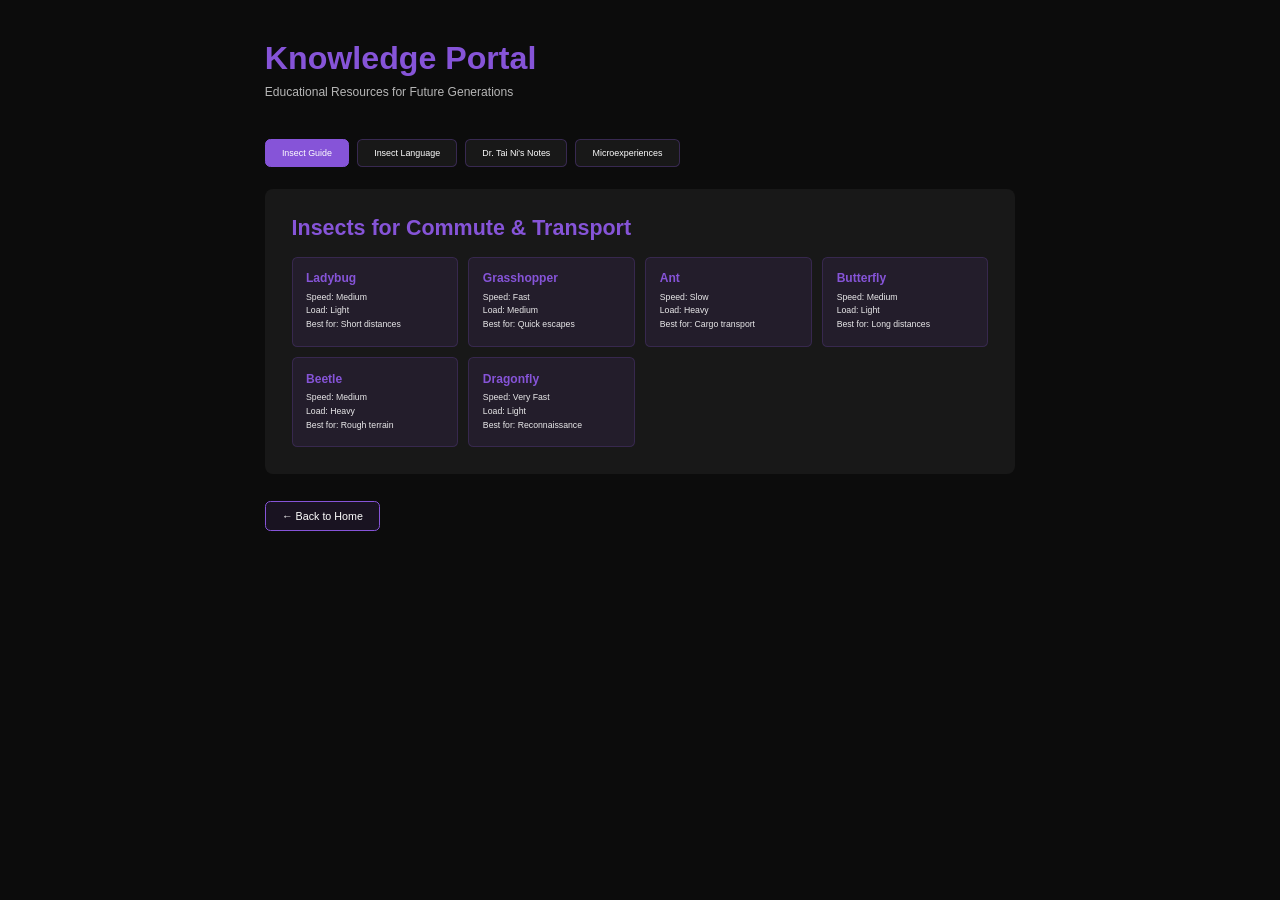
<file: knowledge.html>
<!DOCTYPE html>
<html lang="en">
<head>
    <meta charset="UTF-8">
    <meta name="viewport" content="width=device-width, initial-scale=1.0">
    <title>Knowledge Portal - etinuXe</title>
    <style>
        * {
            margin: 0;
            padding: 0;
            box-sizing: border-box;
        }
        body {
            font-family: -apple-system, BlinkMacSystemFont, "Segoe UI", Roboto, sans-serif;
            background-color: #0c0c0c;
            color: #ffffff;
            zoom: 67%;
            min-height: 100vh;
        }
        .container {
            max-width: 1200px;
            margin: 0 auto;
            padding: 60px 40px;
        }
        .header {
            margin-bottom: 60px;
        }
        .header h1 {
            font-size: 48px;
            margin-bottom: 12px;
            color: #8654d8;
        }
        .header p {
            font-size: 18px;
            color: rgba(255, 255, 255, 0.7);
        }
        .tabs {
            display: flex;
            gap: 12px;
            margin-bottom: 32px;
            flex-wrap: wrap;
        }
        .tab-button {
            background: rgba(255, 255, 255, 0.05);
            border: 1px solid rgba(134, 84, 216, 0.3);
            color: #ffffff;
            padding: 12px 24px;
            border-radius: 8px;
            cursor: pointer;
            transition: all 0.2s;
        }
        .tab-button.active {
            background: #8654d8;
            border-color: #8654d8;
        }
        .tab-button:hover {
            background: rgba(134, 84, 216, 0.2);
        }
        .tab-content {
            display: none;
            background: rgba(255, 255, 255, 0.05);
            border-radius: 12px;
            padding: 40px;
            margin-bottom: 40px;
        }
        .tab-content.active {
            display: block;
        }
        .tab-content h2 {
            color: #8654d8;
            margin-bottom: 24px;
            font-size: 32px;
        }
        .tab-content p {
            line-height: 1.6;
            margin-bottom: 24px;
            color: rgba(255, 255, 255, 0.9);
        }
        .insect-grid {
            display: grid;
            grid-template-columns: repeat(auto-fit, minmax(200px, 1fr));
            gap: 16px;
            margin-top: 24px;
        }
        .insect-card {
            background: rgba(134, 84, 216, 0.1);
            padding: 20px;
            border-radius: 8px;
            border: 1px solid rgba(134, 84, 216, 0.2);
        }
        .insect-card h3 {
            color: #8654d8;
            margin-bottom: 8px;
            font-size: 18px;
        }
        .insect-card p {
            font-size: 13px;
            margin: 0;
        }
        .chat-container {
            background: #1a1a1a;
            border-radius: 8px;
            padding: 20px;
            margin-bottom: 20px;
            height: 400px;
            overflow-y: auto;
        }
        .message {
            background: rgba(255, 255, 255, 0.05);
            padding: 12px;
            border-radius: 8px;
            margin-bottom: 12px;
        }
        .message.user {
            background: rgba(134, 84, 216, 0.2);
            margin-left: 20%;
        }
        .input-group {
            display: flex;
            gap: 12px;
        }
        .input-group input {
            flex: 1;
            padding: 12px;
            background: #1a1a1a;
            border: 1px solid rgba(134, 84, 216, 0.3);
            border-radius: 8px;
            color: #ffffff;
            font-size: 14px;
        }
        .send-button {
            background: #8654d8;
            color: #ffffff;
            border: none;
            padding: 12px 24px;
            border-radius: 8px;
            cursor: pointer;
        }
        .send-button:hover {
            background: #9d6be6;
        }
        .send-button:disabled {
            opacity: 0.5;
            cursor: not-allowed;
        }
        .back-button {
            display: inline-block;
            padding: 12px 24px;
            background: rgba(134, 84, 216, 0.1);
            border: 1px solid #8654d8;
            border-radius: 8px;
            color: #ffffff;
            text-decoration: none;
            transition: background 0.2s;
        }
        .back-button:hover {
            background: rgba(134, 84, 216, 0.2);
        }
        .loading {
            text-align: center;
            color: #8654d8;
            padding: 20px;
        }
    </style>
</head>
<body>
    <div class="container">
        <div class="header">
            <h1>Knowledge Portal</h1>
            <p>Educational Resources for Future Generations</p>
        </div>

        <div class="tabs">
            <button class="tab-button active" onclick="switchTab('insects')">Insect Guide</button>
            <button class="tab-button" onclick="switchTab('language')">Insect Language</button>
            <button class="tab-button" onclick="switchTab('notes')">Dr. Tai Ni's Notes</button>
            <button class="tab-button" onclick="switchTab('microexp')">Microexperiences</button>
        </div>

        <div id="insects" class="tab-content active">
            <h2>Insects for Commute & Transport</h2>
            <div class="insect-grid">
                <div class="insect-card">
                    <h3>Ladybug</h3>
                    <p>Speed: Medium<br>Load: Light<br>Best for: Short distances</p>
                </div>
                <div class="insect-card">
                    <h3>Grasshopper</h3>
                    <p>Speed: Fast<br>Load: Medium<br>Best for: Quick escapes</p>
                </div>
                <div class="insect-card">
                    <h3>Ant</h3>
                    <p>Speed: Slow<br>Load: Heavy<br>Best for: Cargo transport</p>
                </div>
                <div class="insect-card">
                    <h3>Butterfly</h3>
                    <p>Speed: Medium<br>Load: Light<br>Best for: Long distances</p>
                </div>
                <div class="insect-card">
                    <h3>Beetle</h3>
                    <p>Speed: Medium<br>Load: Heavy<br>Best for: Rough terrain</p>
                </div>
                <div class="insect-card">
                    <h3>Dragonfly</h3>
                    <p>Speed: Very Fast<br>Load: Light<br>Best for: Reconnaissance</p>
                </div>
            </div>
        </div>

        <div id="language" class="tab-content">
            <h2>Communicate with Insects</h2>
            <p>Ask our AI assistant to translate phrases or learn basic insect communication patterns.</p>
            <div class="chat-container" id="languageChat"></div>
            <div class="input-group">
                <input type="text" id="languageInput" placeholder="Ask about insect communication...">
                <button class="send-button" id="langBtn" onclick="sendLanguageQuery()">Send</button>
            </div>
        </div>

        <div id="notes" class="tab-content">
            <h2>Dr. Tai Ni's Digitized Notes</h2>
            <p>Access the complete archive of Dr. Tai Ni's research on miniaturization technology.</p>
            <div class="chat-container" id="notesChat"></div>
            <div class="input-group">
                <input type="text" id="notesInput" placeholder="Search Dr. Tai Ni's notes...">
                <button class="send-button" id="notesBtn" onclick="searchNotes()">Search</button>
            </div>
        </div>

        <div id="microexp" class="tab-content">
            <h2>Microexperiences Tourism</h2>
            <p>Experience life at 1cm! We've reverse-engineered Dr. Tai Ni's shrinking technique for temporary use.</p>
            <div class="insect-grid">
                <div class="insect-card">
                    <h3>City Explorer</h3>
                    <p>Duration: 2 hours<br>Price: $199<br>Explore the city from tiny perspective</p>
                </div>
                <div class="insect-card">
                    <h3>Nature Adventure</h3>
                    <p>Duration: 4 hours<br>Price: $349<br>Experience nature like never before</p>
                </div>
                <div class="insect-card">
                    <h3>Home Safari</h3>
                    <p>Duration: 24 hours<br>Price: $799<br>See your home from new angle</p>
                </div>
                <div class="insect-card">
                    <h3>Full Experience</h3>
                    <p>Duration: 48 hours<br>Price: $1499<br>Complete tiny human experience</p>
                </div>
            </div
            >
        </div>

        <a href="index.html" class="back-button">← Back to Home</a>
    </div>

    <script>
        const API_KEY = 'AIzaSyBYzf144EVp8crCUPfLZ_q5AJqMGWocesM';
        const API_URL = 'https://generativelanguage.googleapis.com/v1beta/models/gemini-2.0-flash:generateContent';

        function switchTab(tabName) {
            document.querySelectorAll('.tab-content').forEach(tab => tab.classList.remove('active'));
            document.querySelectorAll('.tab-button').forEach(btn => btn.classList.remove('active'));
            document.getElementById(tabName).classList.add('active');
            event.target.classList.add('active');
        }

        async function callGemini(prompt, chatId) {
            try {
                     const response = await fetch(API_URL, {
                    method: 'POST',
                    headers: {
                        'Content-Type': 'application/json',
                        'X-goog-api-key': API_KEY
                    },
                    body: JSON.stringify({
                        contents: [{
                            parts: [{ text: prompt }]
                        }]
                    })
                });

                const data = await response.json();
                if (data.candidates && data.candidates[0].content) {
                    return data.candidates[0].content.parts[0].text;
                }
                throw new Error('Invalid response');
            } catch (error) {
                return `Error: ${error.message}`;
            }
        }

        async function sendLanguageQuery() {
                 const input = document.getElementById('languageInput');
            const query = input.value.trim();
            if (!query) return;

            const chat = document.getElementById('languageChat');
            const btn = document.getElementById('langBtn');
            btn.disabled = true;

            chat.innerHTML += `<div class="message user">${query}</div>`;
            chat.innerHTML += `<div class="message loading">Thinking...</div>`;
            input.value = '';

            const prompt = `Dr. Tai Ni, a world-class researcher and acclaimed innovator from Nuxeland, stood at the forefront of miniature sciences. With his latest ventures and discoveries in shrinking the human body, his work was sensational — yet not a sensation to which the public paid much heed. All his lab rats were successfully shrunk, almost invisibly small. His brother, Fhu, called his discovery a failure; Dr. Ni called it proof — proof that required closer inspection, something that most were not willing to offer. The public outrage forced Ni to go underground; his notes remain the only remnants of his findings.  


In the catacombs beneath Nuxeland, Ni’s former test subjects formed a network of reformists called etinuxE. Their greatest achievement? The ability to shrink people.


Their purpose is ambiguous — what do they aim to accomplish? Are they attempting to use shrinking technology to escape some crisis, looking to make a quick buck, or do they see this as the next step in humanity’s evolution?

You are an expert in insect communication for etinuXe (tiny humans at 1cm).

IMPORTANT: Give short answers (3-5 sentences max). Use plain text only - NO markdown formatting like ** or ##.

Explain how to communicate with insects through pheromones, vibrations, and body language.

Question: ${query}

Keep your response brief and practical.`;

            const answer = await callGemini(prompt);
            chat.querySelector('.loading').remove();
            chat.innerHTML += `<div class="message">${answer}</div>`;
            chat.scrollTop = chat.scrollHeight;
            btn.disabled = false;
        }

        async function searchNotes() {
            const input = document.getElementById('notesInput');
            const query = input.value.trim();
            if (!query) return;

            const chat = document.getElementById('notesChat');
            const btn = document.getElementById('notesBtn');
            btn.disabled = true;

            chat.innerHTML += `<div class="message user">${query}</div>`;
            chat.innerHTML += `<div class="message loading">Searching...</div>`;
            input.value = '';

            const prompt = `Dr. Tai Ni, a world-class researcher and acclaimed innovator from Nuxeland, stood at the forefront of miniature sciences. With his latest ventures and discoveries in shrinking the human body, his work was sensational — yet not a sensation to which the public paid much heed. All his lab rats were successfully shrunk, almost invisibly small. His brother, Fhu, called his discovery a failure; Dr. Ni called it proof — proof that required closer inspection, something that most were not willing to offer. The public outrage forced Ni to go underground; his notes remain the only remnants of his findings.  


In the catacombs beneath Nuxeland, Ni’s former test subjects formed a network of reformists called etinuxE. Their greatest achievement? The ability to shrink people.


Their purpose is ambiguous — what do they aim to accomplish? Are they attempting to use shrinking technology to escape some crisis, looking to make a quick buck, or do they see this as the next step in humanity’s evolution?
You are accessing Dr. Tai Ni's digitized notes on miniaturization.

IMPORTANT: Give short answers (3-5 sentences max). Use plain text only - NO markdown formatting like ** or ##.

Search: ${query}

Provide brief information on shrinking process, safety protocols, reversal techniques, and long-term effects.

Keep your response concise and practical.`;

            const answer = await callGemini(prompt);
            chat.querySelector('.loading').remove();
            chat.innerHTML += `<div class="message">${answer}</div>`;
            chat.scrollTop = chat.scrollHeight;
            btn.disabled = false;
        }
    </script>
</body>
</html>
</file>
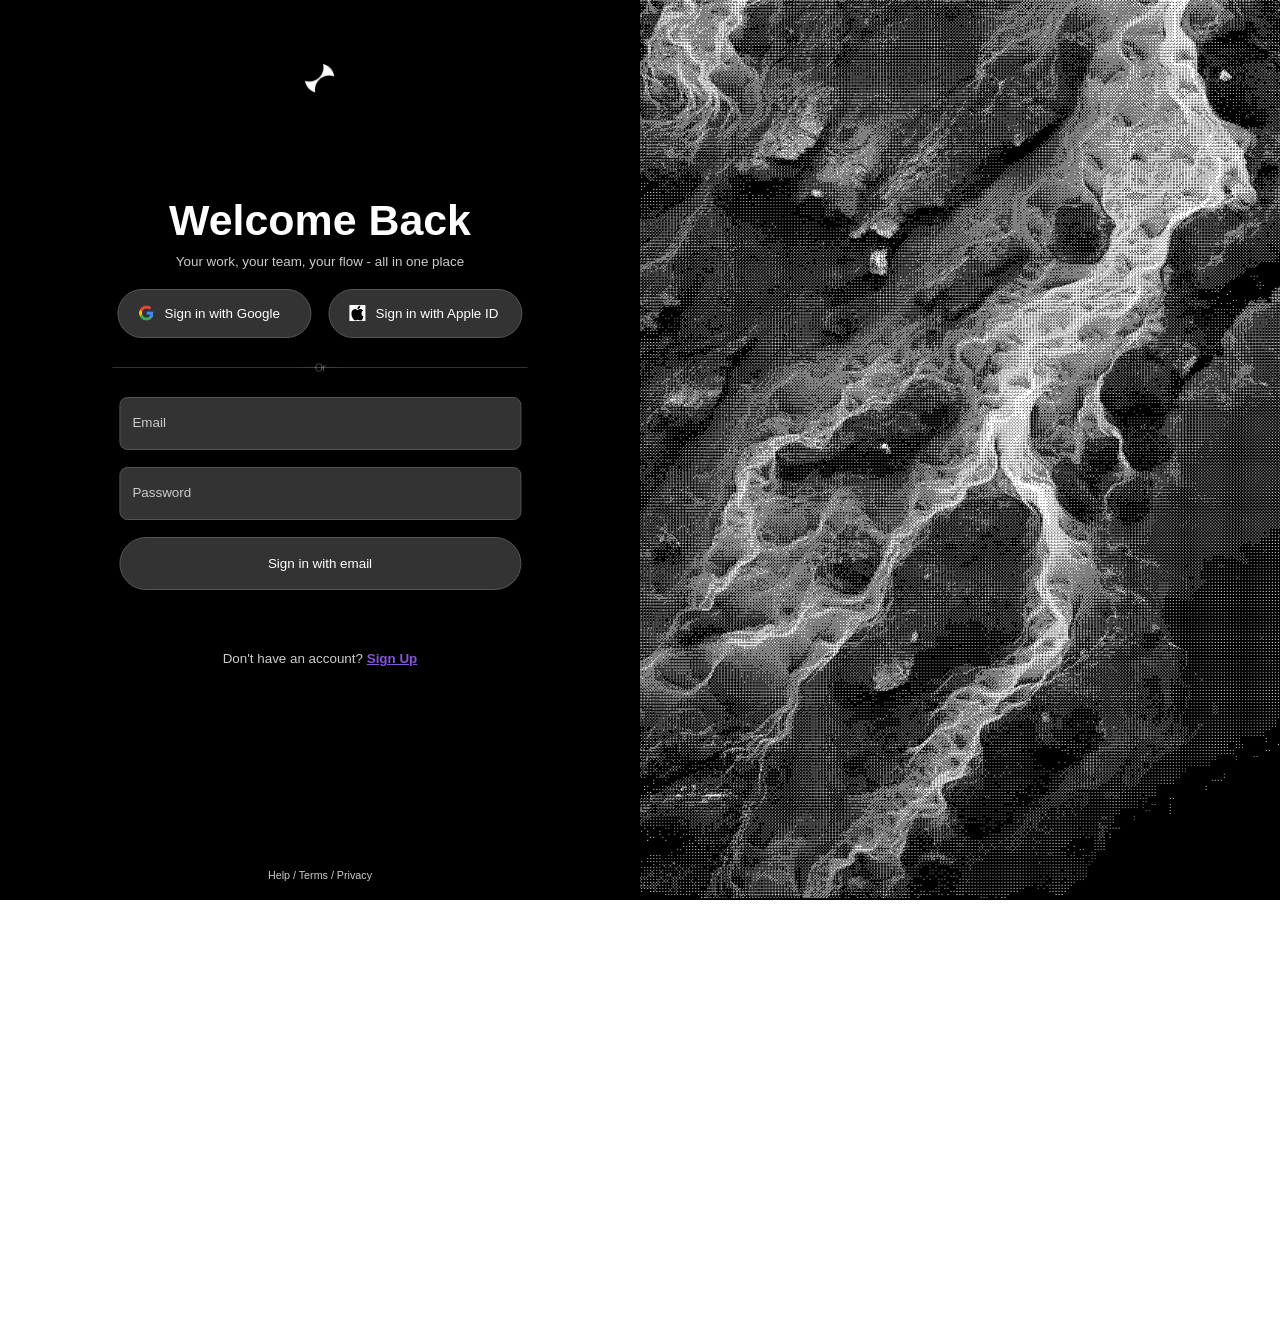
<file: login.html>
<!DOCTYPE html>
<html lang="en">
  <head>
    <meta charset="utf-8" />
    <meta name="viewport" content="width=device-width,initial-scale=1" />
    <title>Login</title>
    <style>
      * {
        margin: 0;
        padding: 0;
        box-sizing: border-box;
      }
      html,
      body {
        height: 100%;
      }
      body {
        font-family: -apple-system, BlinkMacSystemFont, "Segoe UI", Roboto,
          Helvetica, Arial, sans-serif;
        height: 100vh;
        display: flex;
        zoom: 67%;
      }
      .left {
        position: relative;
        width: 50%;
        height: 149.25vh;
        background: #000000;
        padding: 60px 80px;
        overflow: hidden;
      }
      .right {
        width: 50%;
        height: 149.25vh;
        overflow: hidden;
      }
      .right .side {
        width: 100%;
        height: 100%;
        object-fit: cover;
        display: block;
      }

      .logo {
        width: 45px;
        height: 43.9px;
        position: absolute;
        top: 95.31px;
        left: 50%;
        transform: translateX(-50%);
      }

      .content {
        position: absolute;
        top: 296.83px;
        left: 50%;
        transform: translateX(-50%);
        width: 100%;
        max-width: 760px;
        display: flex;
        flex-direction: column;
        align-items: center;
        gap: 12px;
      }

      .welcome-text {
        color: #ffffff;
        font-size: 64px;
        font-weight: 600;
        line-height: 1;
        margin-bottom: 6px;
      }

      .subtitle {
        font-size: 20px;
        color: #ccc;
        margin-bottom: 18px;
      }

      .idk {
        display: flex;
        gap: 25px;
        margin-bottom: 0;
      }

      .google,
      .github {
        width: 290px;
        height: 73px;
        border-radius: 40px;
        border: 1px solid #555;
        background: #333;
        color: #fff;
        font-size: 20px;
        display: flex;
        align-items: center;
        justify-content: flex-start;
        gap: 15px;
        padding-left: 30px;
        cursor: pointer;
      }

      .icon {
        width: 24px;
        height: 24px;
        display: inline-block;
      }

      .or {
        width: 620px;
        height: 13px;
        margin-top: 26px;
        margin-bottom: 26px;
        display: block;
        object-fit: contain;
        filter: brightness(0.5) invert(1);
      }

      .form {
        width: 600px;
        display: flex;
        flex-direction: column;
        gap: 25px;
        align-items: center;
      }

      .input-group {
        position: relative;
        width: 100%;
      }

      .input-group input {
        width: 100%;
        height: 79.2px;
        border-radius: 12px;
        border: 1px solid #555;
        padding: 28px 20px 0 20px;
        font-size: 20px;
        outline: none;
        background: #333;
        color: #fff;
      }

      .input-group input::placeholder {
        color: #ccc;
      }

      .input-group label {
        position: absolute;
        top: 26px;
        left: 20px;
        font-size: 20px;
        color: #ccc;
        pointer-events: none;
        transition: 0.18s ease;
      }

      .input-group input:focus + label,
      .input-group input:not(:placeholder-shown) + label {
        top: 8px;
        left: 20px;
        font-size: 14px;
        color: #fff;
      }

      .login-btn {
        width: 100%;
        height: 79.2px;
        border-radius: 40px;
        background: #333;
        color: #fff;
        border: 1px solid #555;
        font-size: 20px;
        cursor: pointer;
      }

      .signin-text {
        width: 100%;
        text-align: center;
        font-size: 20px;
        color: #ccc;
        margin-top: 66.15px;
        margin-bottom: 263.71px;
        display: block;
        align-self: flex-end;
      }

      .signin-text span {
        color: #8654d8;
        font-weight: 600;
        cursor: pointer;
        text-decoration: underline;
      }

      .footer {
        position: absolute;
        bottom: 28px;
        left: 50%;
        transform: translateX(-50%);
        font-size: 16px;
        color: #ccc;
        text-align: center;
        white-space: nowrap;
      }

      .notification {
        position: fixed;
        top: 20px;
        right: 20px;
        background: #333;
        color: #fff;
        padding: 15px 20px;
        border-radius: 5px;
        display: flex;
        align-items: center;
        gap: 10px;
        z-index: 1000;
        box-shadow: 0 4px 12px rgba(0, 0, 0, 0.3);
        transition: opacity 0.3s ease-in-out;
        border: 1px solid #555;
      }

      .notification.hidden {
        opacity: 0;
        pointer-events: none;
      }

      .tick {
        font-size: 24px;
        color: #4caf50;
      }

      @media (max-width: 1000px) {
        .welcome-text {
          font-size: 40px;
        }
        .content {
          top: 220px;
        }
        .or {
          width: 420px;
        }
        .google,
        .github {
          width: 220px;
          height: 60px;
          font-size: 16px;
        }
        .form {
          width: 420px;
        }
        .input-group input {
          height: 64px;
          font-size: 16px;
        }
        .login-btn {
          height: 64px;
          font-size: 16px;
        }
      }
    </style>
  </head>
  <body>
    <div class="left">
      <img class="logo" src="assets/Global/logo.png" alt="logo" />
      <div class="content">
        <h1 class="welcome-text">Welcome Back</h1>
        <p class="subtitle">
          Your work, your team, your flow - all in one place
        </p>

        <div class="idk">
          <button class="google">
            <img src="assets/Login/google.png" class="icon" alt="g" />
            Sign in with Google
          </button>
          <button class="github">
            <img src="assets/Login/apple.png" class="icon" alt="gh" />
            Sign in with Apple ID
          </button>
        </div>

        <img class="or" src="assets/Login/or.png" alt="or" />

        <form class="form">
          <div class="input-group">
            <input type="email" id="email" placeholder=" " required />
            <label for="email">Email</label>
          </div>
          <div class="input-group">
            <input type="password" id="password" placeholder=" " required />
            <label for="password">Password</label>
          </div>

          <button class="login-btn" type="submit">Sign in with email</button>

          <p class="signin-text">
            Don't have an account?
            <span onclick="window.location.href='signup.html'">Sign Up</span>
          </p>
        </form>
      </div>

      <div class="footer">Help / Terms / Privacy</div>
    </div>

    <div class="right">
      <img class="side" src="assets/Login/side-pic.png" alt="side" />
    </div>

    <div id="notification" class="notification hidden">
      <span class="tick">✓</span>
      <span id="notification-text"></span>
    </div>

    <script>
      function showNotification(message) {
        const notif = document.getElementById("notification");
        const text = document.getElementById("notification-text");
        text.textContent = message;
        notif.classList.remove("hidden");
        setTimeout(() => {
          notif.classList.add("hidden");
        }, 3000);
      }

      document.querySelector(".form").addEventListener("submit", async (e) => {
        e.preventDefault();
        const email = document.getElementById("email").value;
        const password = document.getElementById("password").value;
        const data = { email, password };
        try {
          const res = await fetch("http://127.0.0.1:5000/check_user", {
            method: "POST",
            headers: { "Content-Type": "application/json" },
            body: JSON.stringify(data),
          });

          const json = await res.json();
          if (json.status === "OK") {
            localStorage.setItem("login", "true");
            showNotification("Login successful!");
            window.location.href = "index.html";
          } else {
            showNotification(json.message);
          }
        } catch (err) {
          showNotification("Error: " + err.message);
        }
      });
    </script>
  </body>
</html>
</file>
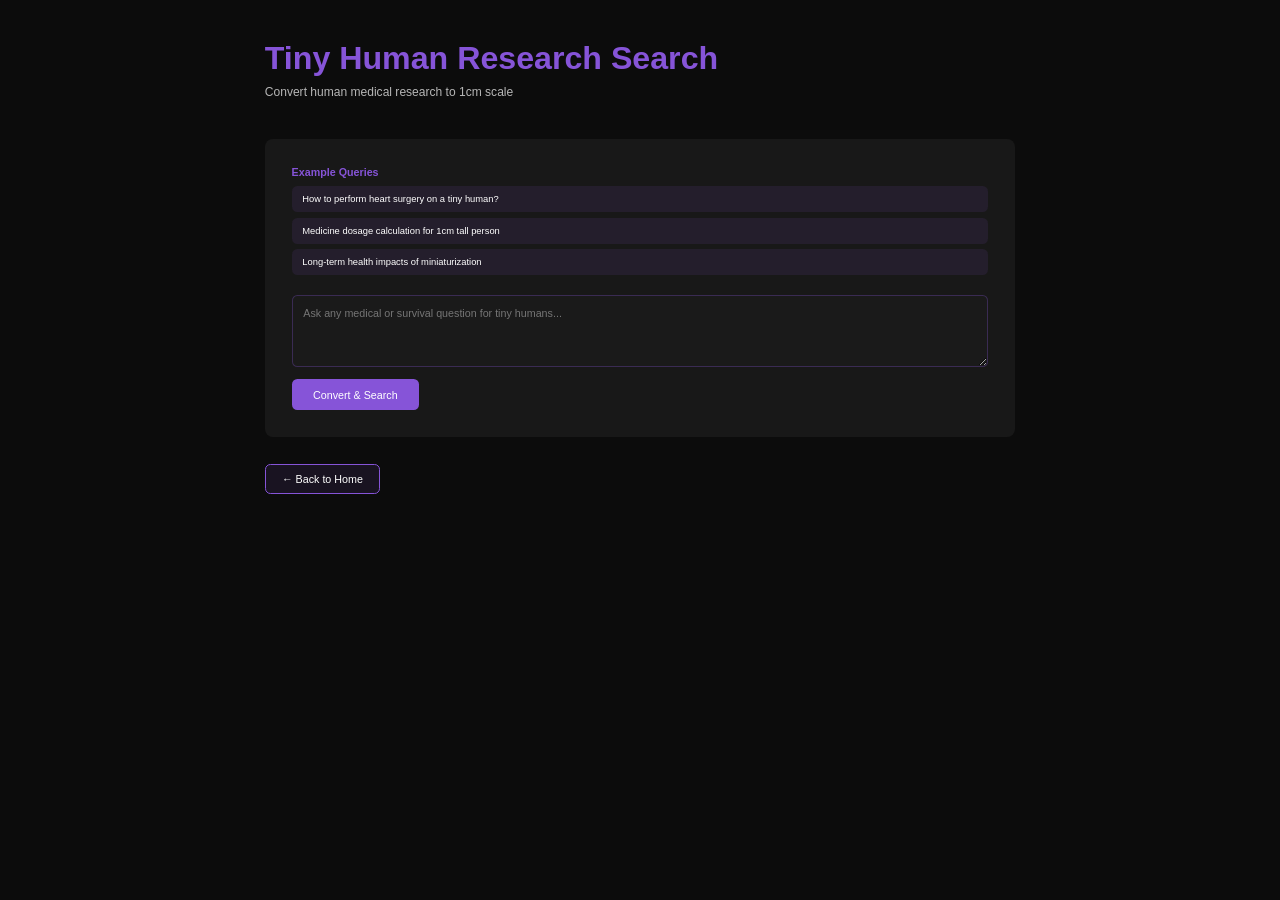
<file: search.html>
<!DOCTYPE html>
<html lang="en">
<head>
    <meta charset="UTF-8">
    <meta name="viewport" content="width=device-width, initial-scale=1.0">
    <title>Search Engine - etinuXe</title>
    <style>
        * {
            margin: 0;
            padding: 0;
            box-sizing: border-box;
        }
        body {
            font-family: -apple-system, BlinkMacSystemFont, "Segoe UI", Roboto, sans-serif;
            background-color: #0c0c0c;
            color: #ffffff;
            zoom: 67%;
            min-height: 100vh;
        }
        .container {
            max-width: 1200px;
            margin: 0 auto;
            padding: 60px 40px;
        }
        .header {
            margin-bottom: 60px;
        }
        .header h1 {
            font-size: 48px;
            margin-bottom: 12px;
            color: #8654d8;
        }
        .header p {
            font-size: 18px;
            color: rgba(255, 255, 255, 0.7);
        }
        .search-section {
            background: rgba(255, 255, 255, 0.05);
            border-radius: 12px;
            padding: 40px;
            margin-bottom: 40px;
        }
        .examples {
            margin-bottom: 30px;
        }
        .examples h3 {
            font-size: 16px;
            color: #8654d8;
            margin-bottom: 12px;
        }
        .example-item {
            padding: 12px 16px;
            background: rgba(134, 84, 216, 0.1);
            border-radius: 8px;
            margin-bottom: 8px;
            cursor: pointer;
            font-size: 14px;
            transition: background 0.2s;
        }
        .example-item:hover {
            background: rgba(134, 84, 216, 0.2);
        }
        .search-input {
            width: 100%;
            padding: 16px;
            background: #1a1a1a;
            border: 1px solid rgba(134, 84, 216, 0.3);
            border-radius: 8px;
            color: #ffffff;
            font-size: 16px;
            font-family: inherit;
            resize: vertical;
            margin-bottom: 16px;
        }
        .search-input:focus {
            outline: none;
            border-color: #8654d8;
        }
        .search-button {
            background: #8654d8;
            color: #ffffff;
            border: none;
            padding: 14px 32px;
            border-radius: 8px;
            font-size: 16px;
            cursor: pointer;
            transition: background 0.2s;
        }
        .search-button:hover {
            background: #9d6be6;
        }
        .search-button:disabled {
            opacity: 0.5;
            cursor: not-allowed;
        }
        .results {
            background: rgba(255, 255, 255, 0.05);
            border-radius: 12px;
            padding: 40px;
            margin-bottom: 40px;
            display: none;
        }
        .results.active {
            display: block;
        }
        .results h2 {
            font-size: 24px;
            color: #8654d8;
            margin-bottom: 20px;
        }
        .result-content {
            line-height: 1.6;
            color: rgba(255, 255, 255, 0.9);
        }
        .loading {
            text-align: center;
            padding: 40px;
            color: #8654d8;
        }
        .back-button {
            display: inline-block;
            padding: 12px 24px;
            background: rgba(134, 84, 216, 0.1);
            border: 1px solid #8654d8;
            border-radius: 8px;
            color: #ffffff;
            text-decoration: none;
            transition: background 0.2s;
        }
        .back-button:hover {
            background: rgba(134, 84, 216, 0.2);
        }
    </style>
</head>
<body>
    <div class="container">
        <div class="header">
            <h1>Tiny Human Research Search</h1>
            <p>Convert human medical research to 1cm scale</p>
        </div>

        <div class="search-section">
            <div class="examples">
                <h3>Example Queries</h3>
                <div class="example-item" onclick="setQuery('How to perform heart surgery on a tiny human?')">
                    How to perform heart surgery on a tiny human?
                </div>
                <div class="example-item" onclick="setQuery('Medicine dosage calculation for 1cm tall person')">
                    Medicine dosage calculation for 1cm tall person
                </div>
                <div class="example-item" onclick="setQuery('Long-term health impacts of miniaturization')">
                    Long-term health impacts of miniaturization
                </div>
            </div>

            <textarea
                id="searchQuery"
                class="search-input"
                placeholder="Ask any medical or survival question for tiny humans..."
                rows="4"
            ></textarea>
            <button class="search-button" id="searchBtn" onclick="search()">
                Convert & Search
            </button>
        </div>

        <div id="results" class="results">
            <h2>Results</h2>
            <div id="resultContent" class="result-content"></div>
        </div>

        <a href="index.html" class="back-button">← Back to Home</a>
    </div>

    <script>
        //TODO: Improve the promtp and add Wolfram Alpha
        const API_KEY = 'AIzaSyBYzf144EVp8crCUPfLZ_q5AJqMGWocesM';
        const API_URL = 'https://generativelanguage.googleapis.com/v1beta/models/gemini-2.0-flash:generateContent';

        function setQuery(query) {
            document.getElementById('searchQuery').value = query;
        }

        async function search() {
            const query = document.getElementById('searchQuery').value.trim();
            if (!query) {
                alert('Please enter a query');
                return;
            }

            const resultsDiv = document.getElementById('results');
            const resultContent = document.getElementById('resultContent');
            const searchBtn = document.getElementById('searchBtn');

            resultsDiv.classList.add('active');
            searchBtn.disabled = true;
            resultContent.innerHTML = '<div class="loading">Converting to tiny human scale...</div>';

            const prompt = `Dr. Tai Ni, a world-class researcher and acclaimed innovator from Nuxeland, stood at the forefront of miniature sciences. With his latest ventures and discoveries in shrinking the human body, his work was sensational — yet not a sensation to which the public paid much heed. All his lab rats were successfully shrunk, almost invisibly small. His brother, Fhu, called his discovery a failure; Dr. Ni called it proof — proof that required closer inspection, something that most were not willing to offer. The public outrage forced Ni to go underground; his notes remain the only remnants of his findings.  


In the catacombs beneath Nuxeland, Ni’s former test subjects formed a network of reformists called etinuxE. Their greatest achievement? The ability to shrink people.


Their purpose is ambiguous — what do they aim to accomplish? Are they attempting to use shrinking technology to escape some crisis, looking to make a quick buck, or do they see this as the next step in humanity’s evolution? 
You are helping the etinuXe community - humans shrunk to 1cm tall.

IMPORTANT: Provide long, detailed answers which are clear not just general guidelines but really specific based on research studies(USE online and research studies in your database) (13-15 sentences max). Use plain text only - NO markdown formatting like ** for bold or ## for headers.

Convert this query from human to tiny human scale (1cm, ~0.1g body mass):

${query}

Consider:
- Dosage calculations (scale by body mass)
- Equipment adaptations
- Safety considerations
- Metabolic changes
- it should be medically accurate and impressive

Keep your response brief and practical.`;

            try {
                const response = await fetch(API_URL, {
                    method: 'POST',
                    headers: {
                        'Content-Type': 'application/json',
                        'X-goog-api-key': API_KEY
                    },
                    body: JSON.stringify({
                        contents: [{
                            parts: [{ text: prompt }]
                        }]
                    })
                });

                                  const data = await response.json();

                if (data.candidates && data.candidates[0].content) {
                    const answer = data.candidates[0].content.parts[0].text;
                    resultContent.innerHTML = `<pre style="white-space: pre-wrap; font-family: inherit;">${answer}</pre>`;
                } else {
                    throw new Error('Invalid response');
                }
            } catch (error) {
                resultContent.innerHTML = `<p style="color: #ff6666;">Error: ${error.message}</p>`;
            } finally {
                searchBtn.disabled = false;
            }
        }
    </script>
</body>
</html>
</file>
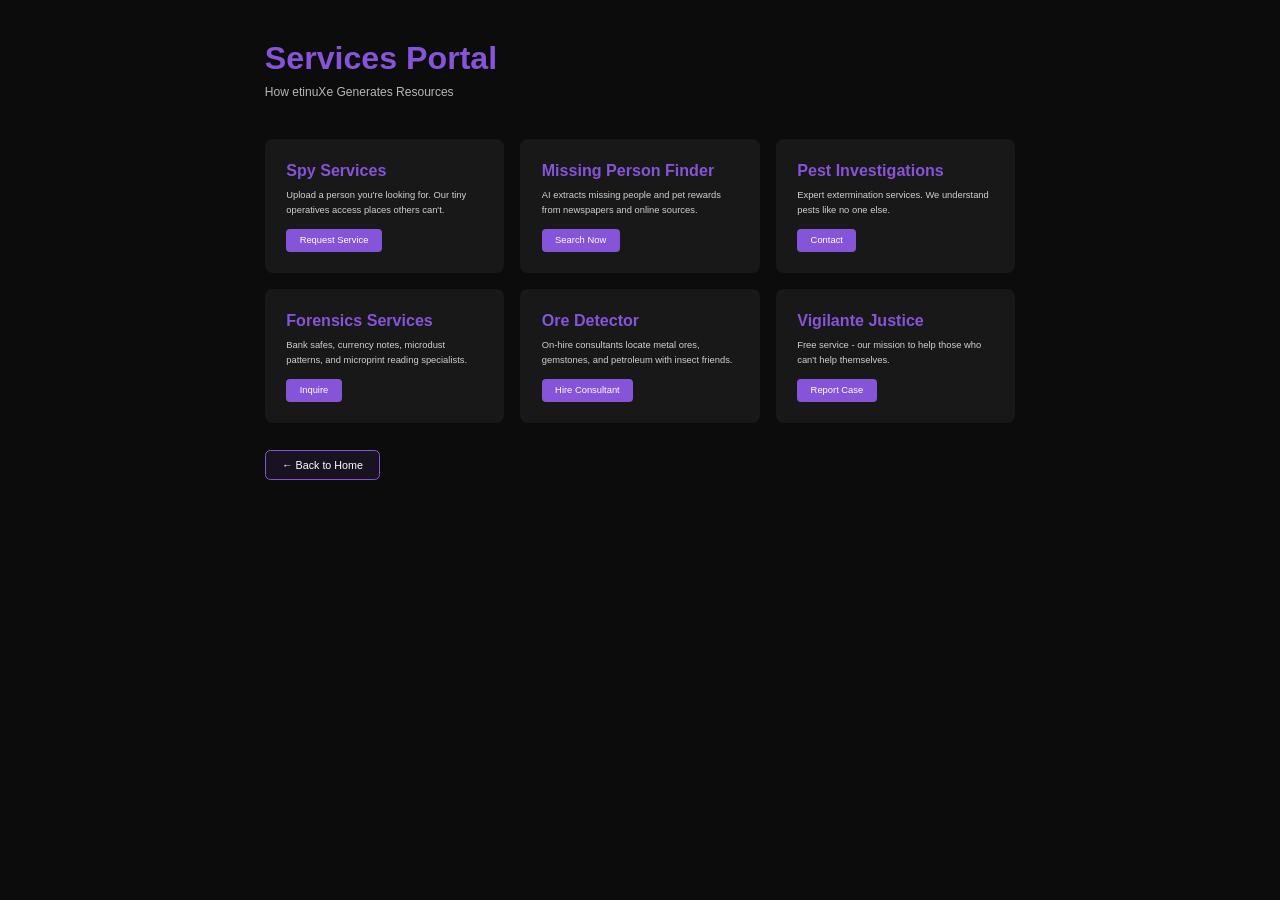
<file: services.html>
<!DOCTYPE html>
<html lang="en">
<head>
    <meta charset="UTF-8">
    <meta name="viewport" content="width=device-width, initial-scale=1.0">
    <title>Services Portal - etinuXe</title>
    <style>
        * {
            margin: 0;
            padding: 0;
            box-sizing: border-box;
        }
        body {
            font-family: -apple-system, BlinkMacSystemFont, "Segoe UI", Roboto, sans-serif;
            background-color: #0c0c0c;
            color: #ffffff;
            zoom: 67%;
            min-height: 100vh;
        }
        .container {
            max-width: 1200px;
            margin: 0 auto;
            padding: 60px 40px;
        }
        .header {
            margin-bottom: 60px;
        }
        .header h1 {
            font-size: 48px;
            margin-bottom: 12px;
            color: #8654d8;
        }
        .header p {
            font-size: 18px;
            color: rgba(255, 255, 255, 0.7);
        }
        .services-grid {
            display: grid;
            grid-template-columns: repeat(auto-fit, minmax(300px, 1fr));
            gap: 24px;
            margin-bottom: 40px;
        }
        .service-card {
            background: rgba(255, 255, 255, 0.05);
            border-radius: 12px;
            padding: 32px;
            transition: transform 0.2s;
            cursor: pointer;
        }
        .service-card:hover {
            transform: translateY(-4px);
            background: rgba(255, 255, 255, 0.08);
        }
        .service-card h2 {
            font-size: 24px;
            margin-bottom: 12px;
            color: #8654d8;
        }
        .service-card p {
            font-size: 14px;
            line-height: 1.6;
            color: rgba(255, 255, 255, 0.8);
            margin-bottom: 16px;
        }
        .service-button {
            background: #8654d8;
            color: #ffffff;
            border: none;
            padding: 10px 20px;
            border-radius: 6px;
            font-size: 14px;
            cursor: pointer;
        }
        .service-button:hover {
            background: #9d6be6;
        }
        .back-button {
            display: inline-block;
            padding: 12px 24px;
            background: rgba(134, 84, 216, 0.1);
            border: 1px solid #8654d8;
            border-radius: 8px;
            color: #ffffff;
            text-decoration: none;
            transition: background 0.2s;
        }
        .back-button:hover {
            background: rgba(134, 84, 216, 0.2);
        }
        .modal {
            display: none;
            position: fixed;
            top: 0;
            left: 0;
            width: 100%;
            height: 100%;
            background: rgba(0, 0, 0, 0.8);
            align-items: center;
            justify-content: center;
            z-index: 1000;
        }
        .modal.active {
            display: flex;
        }
        .modal-content {
            background: #1a1a1a;
            padding: 40px;
            border-radius: 12px;
            max-width: 500px;
            width: 90%;
        }
        .modal-content h2 {
            color: #8654d8;
            margin-bottom: 24px;
        }
        .input-group {
            margin-bottom: 16px;
        }
        .input-group label {
            display: block;
            margin-bottom: 8px;
                font-size: 14px;
        }
        .input-group input,
        .input-group textarea {
            width: 100%;
                 padding: 12px;
            background: #0c0c0c;
                  border: 1px solid rgba(134, 84, 216, 0.3);
            border-radius: 6px;
            color: #ffffff;
            font-size: 14px;
            font-family: inherit;
        }
        .input-group textarea {
            resize: vertical;
        }
        .close-btn {
            float: right;
                 font-size: 24px;
            cursor: pointer;
            color: rgba(255, 255, 255, 0.7);
        }
        .close-btn:hover {
            color: #ffffff;
        }
    </style>
</head>
<body>
    <div class="container">
        <div class="header">
            <h1>Services Portal</h1>
        
        
        
             <p>How etinuXe Generates Resources</p>
        </div>

        <div class="services-grid">
            <div class="service-card" onclick="openModal('Spy Services')">
                <h2>Spy Services</h2>
                      <p>Upload a person you're looking for. Our tiny operatives access places others can't.</p>
                <button class="service-button">Request Service</button>
            </div>

            <div class="service-card" onclick="openModal('Missing Person Finder')">
                <h2>Missing Person Finder</h2>
                      <p>AI extracts missing people and pet rewards from newspapers and online sources.</p>
                <button class="service-button">Search Now</button>
            </div>

            <div class="service-card" onclick="openModal('Pest Investigations')">
                <h2>Pest Investigations</h2>
                <p>Expert extermination services. We understand pests like no one else.</p>
                <button class="service-button">Contact</button>
            </div>

            <div class="service-card" onclick="openModal('Forensics Services')">
                <h2>Forensics Services</h2>
                <p>Bank safes, currency notes, microdust patterns, and microprint reading specialists.</p>
                <button class="service-button">Inquire</button>
            </div>

            <div class="service-card" onclick="openModal('Ore Detector')">
                <h2>Ore Detector</h2>
                <p>On-hire consultants locate metal ores, gemstones, and petroleum with insect friends.</p>
                <button class="service-button">Hire Consultant</button>
            </div>

            <div class="service-card" onclick="openModal('Vigilante Justice')">
                <h2>Vigilante Justice</h2>
                <p>Free service - our mission to help those who can't help themselves.</p>
                <button class="service-button">Report Case</button>
            </div>
        </div>

        <a href="index.html" class="back-button">← Back to Home</a>
    </div>

    <div id="modal" class="modal">
        <div class="modal-content">
            <span class="close-btn" onclick="closeModal()">×</span>
            <h2 id="modalTitle">Service Request</h2>
            <div class="input-group">
                <label>Name</label>
                <input type="text" id="name" placeholder="Enter your name">
            </div>
            <div class="input-group">
                <label>Email</label>
                <input type="email" id="email" placeholder="Enter your email">
            </div>
            <div class="input-group">
                <label>Details</label>
                <textarea id="details" rows="4" placeholder="Describe your requirements"></textarea>
            </div>
            <button class="service-button" onclick="submit()">Submit Request</button>
        </div>
    </div>

    <script>
        function openModal(service) {
            document.getElementById('modalTitle').textContent = service;
            document.getElementById('modal').classList.add('active');
        }

        function closeModal() {
            document.getElementById('modal').classList.remove('active');
        }

        function submit() {
            const name = document.getElementById('name').value;
            const email = document.getElementById('email').value;
            const details = document.getElementById('details').value;

            if (name && email && details) {
                alert('Request submitted successfully!');
                closeModal();
            } else {
                alert('Please fill all fields');
            }
        }
    </script>
</body>
</html>
</file>
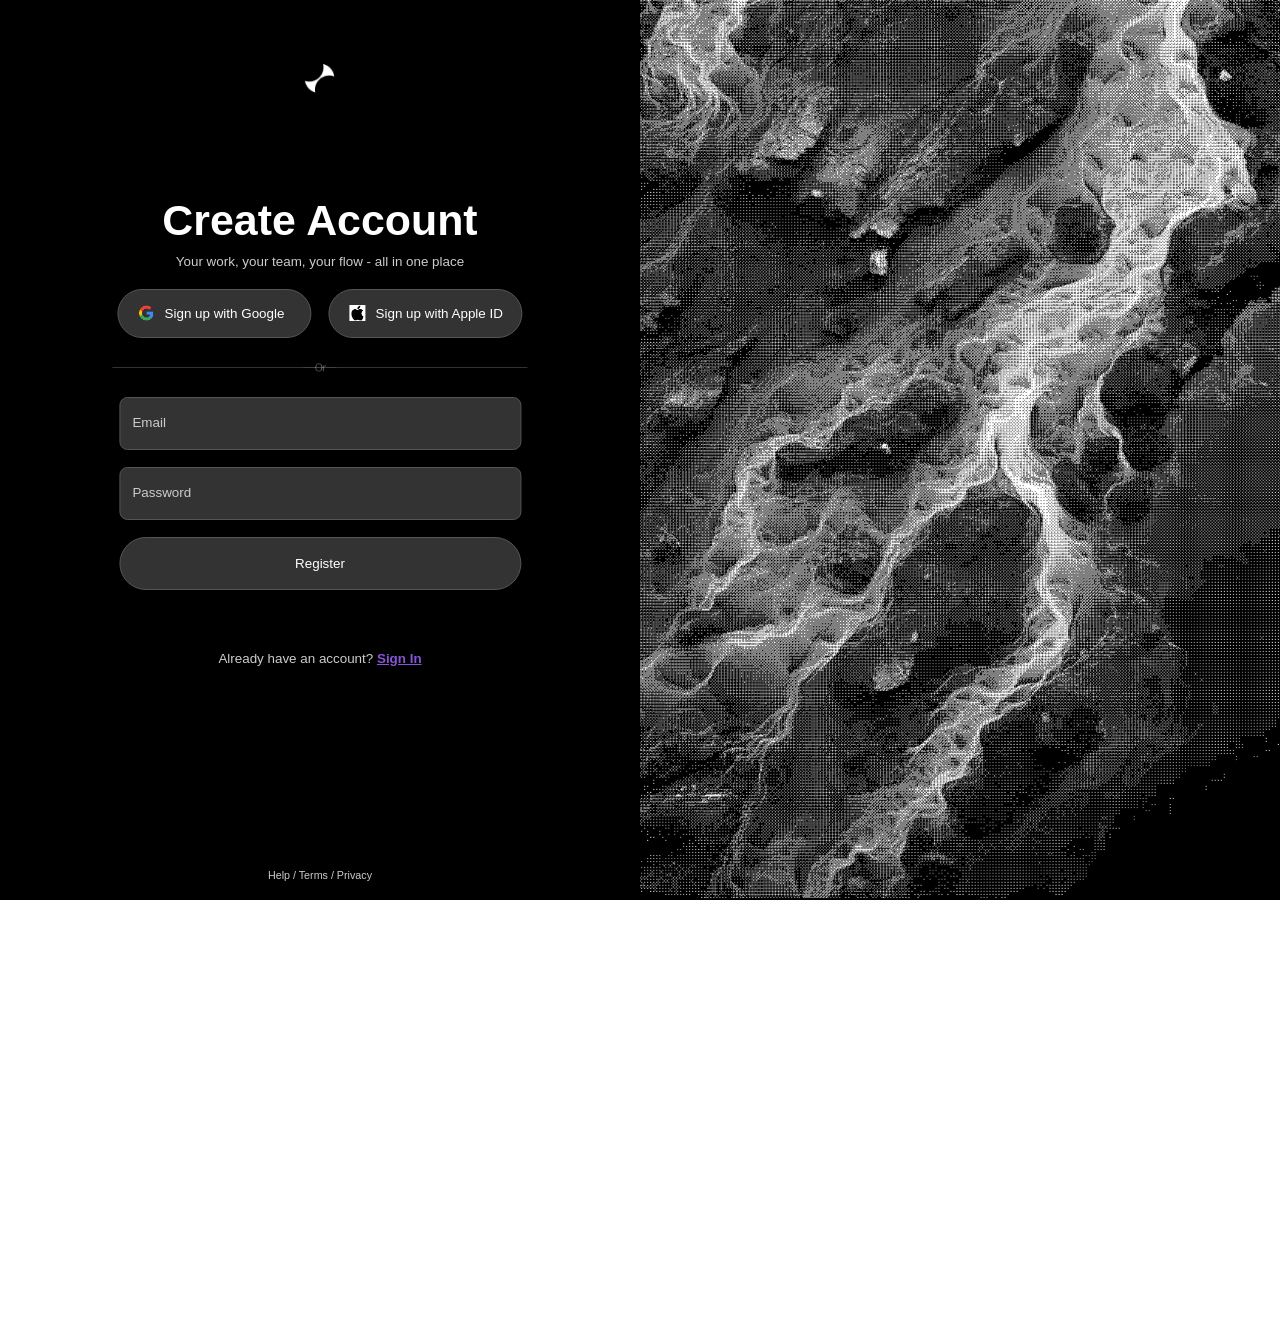
<file: signup.html>
<!DOCTYPE html>
<html lang="en">
  <head>
    <meta charset="utf-8" />
    <meta name="viewport" content="width=device-width,initial-scale=1" />
    <title>Sign Up</title>
    <style>
      * {
        margin: 0;
        padding: 0;
        box-sizing: border-box;
      }
      html,
      body {
        height: 100%;
      }
      body {
        font-family: -apple-system, BlinkMacSystemFont, "Segoe UI", Roboto,
          Helvetica, Arial, sans-serif;
        height: 100vh;
        display: flex;
        zoom: 67%;
      }
      .left {
        position: relative;
        width: 50%;
        height: 149.25vh;
        background: #000000;
        padding: 60px 80px;
        overflow: hidden;
      }
      .right {
        width: 50%;
        height: 149.25vh;
        overflow: hidden;
      }
      .right .side {
        width: 100%;
        height: 100%;
        object-fit: cover;
        display: block;
      }

      .logo {
        width: 45px;
        height: 43.9px;
        position: absolute;
        top: 95.31px;
        left: 50%;
        transform: translateX(-50%);
      }

      .content {
        position: absolute;
        top: 296.83px;
        left: 50%;
        transform: translateX(-50%);
        width: 100%;
        max-width: 760px;
        display: flex;
        flex-direction: column;
        align-items: center;
        gap: 12px;
      }

      .welcome-text {
        color: #ffffff;
        font-size: 64px;
        font-weight: 600;
        line-height: 1;
        margin-bottom: 6px;
      }

      .subtitle {
        font-size: 20px;
        color: #ccc;
        margin-bottom: 18px;
      }

      .idk {
        display: flex;
        gap: 25px;
        margin-bottom: 0;
      }

      .google,
      .github {
        width: 290px;
        height: 73px;
        border-radius: 40px;
        border: 1px solid #555;
        background: #333;
        color: #fff;
        font-size: 20px;
        display: flex;
        align-items: center;
        justify-content: flex-start;
        gap: 15px;
        padding-left: 30px;
        cursor: pointer;
      }

      .icon {
        width: 24px;
        height: 24px;
        display: inline-block;
      }

      .or {
        width: 620px;
        height: 13px;
        margin-top: 26px;
        margin-bottom: 26px;
        display: block;
        object-fit: contain;
        filter: brightness(0.5) invert(1); /* Adjust OR image for dark theme */
      }

      .form {
        width: 600px;
        display: flex;
        flex-direction: column;
        gap: 25px;
        align-items: center;
      }

      .input-group {
        position: relative;
        width: 100%;
      }

      .input-group input {
        width: 100%;
        height: 79.2px;
        border-radius: 12px;
        border: 1px solid #555;
        padding: 28px 20px 0 20px;
        font-size: 20px;
        outline: none;
        background: #333;
        color: #fff;
      }

      .input-group input::placeholder {
        color: #ccc;
      }

      .input-group label {
        position: absolute;
        top: 26px;
        left: 20px;
        font-size: 20px;
        color: #ccc;
        pointer-events: none;
        transition: 0.18s ease;
      }

      .input-group input:focus + label,
      .input-group input:not(:placeholder-shown) + label {
        top: 8px;
        left: 20px;
        font-size: 14px;
        color: #fff;
      }

      .login-btn {
        width: 100%;
        height: 79.2px;
        border-radius: 40px;
        background: #333;
        color: #fff;
        border: 1px solid #555;
        font-size: 20px;
        cursor: pointer;
      }

      .signin-text {
        width: 100%;
        text-align: center;
        font-size: 20px;
        color: #ccc;
        margin-top: 66.15px;
        margin-bottom: 263.71px;
        display: block;
        align-self: flex-end;
      }

      .signin-text span {
        color: #8654d8;
        font-weight: 600;
        cursor: pointer;
        text-decoration: underline;
      }

      .footer {
        position: absolute;
        bottom: 28px;
        left: 50%;
        transform: translateX(-50%);
        font-size: 16px;
        color: #ccc;
        text-align: center;
        white-space: nowrap;
      }

      .notification {
        position: fixed;
        top: 20px;
        right: 20px;
        background: #333;
        color: #fff;
        padding: 15px 20px;
        border-radius: 5px;
        display: flex;
        align-items: center;
        gap: 10px;
        z-index: 1000;
        box-shadow: 0 4px 12px rgba(0, 0, 0, 0.3);
        transition: opacity 0.3s ease-in-out;
        border: 1px solid #555;
      }

      .notification.hidden {
        opacity: 0;
        pointer-events: none;
      }

      .tick {
        font-size: 24px;
        color: #4caf50;
      }

      @media (max-width: 1000px) {
        .welcome-text {
          font-size: 40px;
        }
        .content {
          top: 220px;
        }
        .or {
          width: 420px;
        }
        .google,
        .github {
          width: 220px;
          height: 60px;
          font-size: 16px;
        }
        .form {
          width: 420px;
        }
        .input-group input {
          height: 64px;
          font-size: 16px;
        }
        .login-btn {
          height: 64px;
          font-size: 16px;
        }
      }
    </style>
  </head>
  <body>
    <div class="left">
      <img class="logo" src="assets/Global/logo.png" alt="logo" />
      <div class="content">
        <h1 class="welcome-text">Create Account</h1>
        <p class="subtitle">
          Your work, your team, your flow - all in one place
        </p>

        <div class="idk">
          <button class="google">
            <img src="assets/Login/google.png" class="icon" alt="g" />
            Sign up with Google
          </button>
          <button class="github">
            <img src="assets/Login/apple.png" class="icon" alt="gh" />
            Sign up with Apple ID
          </button>
        </div>

        <img class="or" src="assets/Login/or.png" alt="or" />

        <form class="form">
          <div class="input-group">
            <input type="email" id="email" placeholder=" " required />
            <label for="email">Email</label>
          </div>
          <div class="input-group">
            <input type="password" id="password" placeholder=" " required />
            <label for="password">Password</label>
          </div>

          <button class="login-btn" type="submit">Register</button>

          <p class="signin-text">
            Already have an account?
            <span onclick="window.location.href='login.html'">Sign In</span>
          </p>
        </form>
      </div>

      <div class="footer">Help / Terms / Privacy</div>
    </div>

    <div class="right">
      <img class="side" src="assets/Login/side-pic.png" alt="side" />
    </div>

    <div id="notification" class="notification hidden">
      <span class="tick">✓</span>
      <span id="notification-text"></span>
    </div>

    <script>
      function showNotification(message) {
        const notif = document.getElementById("notification");
        const text = document.getElementById("notification-text");
        text.textContent = message;
        notif.classList.remove("hidden");
        setTimeout(() => {
          notif.classList.add("hidden");
        }, 3000);
      }

      document.querySelector(".form").addEventListener("submit", async (e) => {
        e.preventDefault();
        const email = document.getElementById("email").value;
        const password = document.getElementById("password").value;
        const data = { email, password };
        try {
          const res = await fetch("http://127.0.0.1:5000/add_user", {
            method: "POST",
            headers: { "Content-Type": "application/json" },
            body: JSON.stringify(data),
          });

          const json = await res.json();

          if (json.status === "OK") {
            localStorage.setItem("login", "true");
            showNotification("Registration successful! Please sign in.");

            setTimeout(() => {
              window.location.href = "index.html";
            }, 2000);
          } else {
            showNotification(json.message);
          }
        } catch (err) {
          showNotification("Error: " + err.message);
        }
      });
    </script>
  </body>
</html>
</file>
